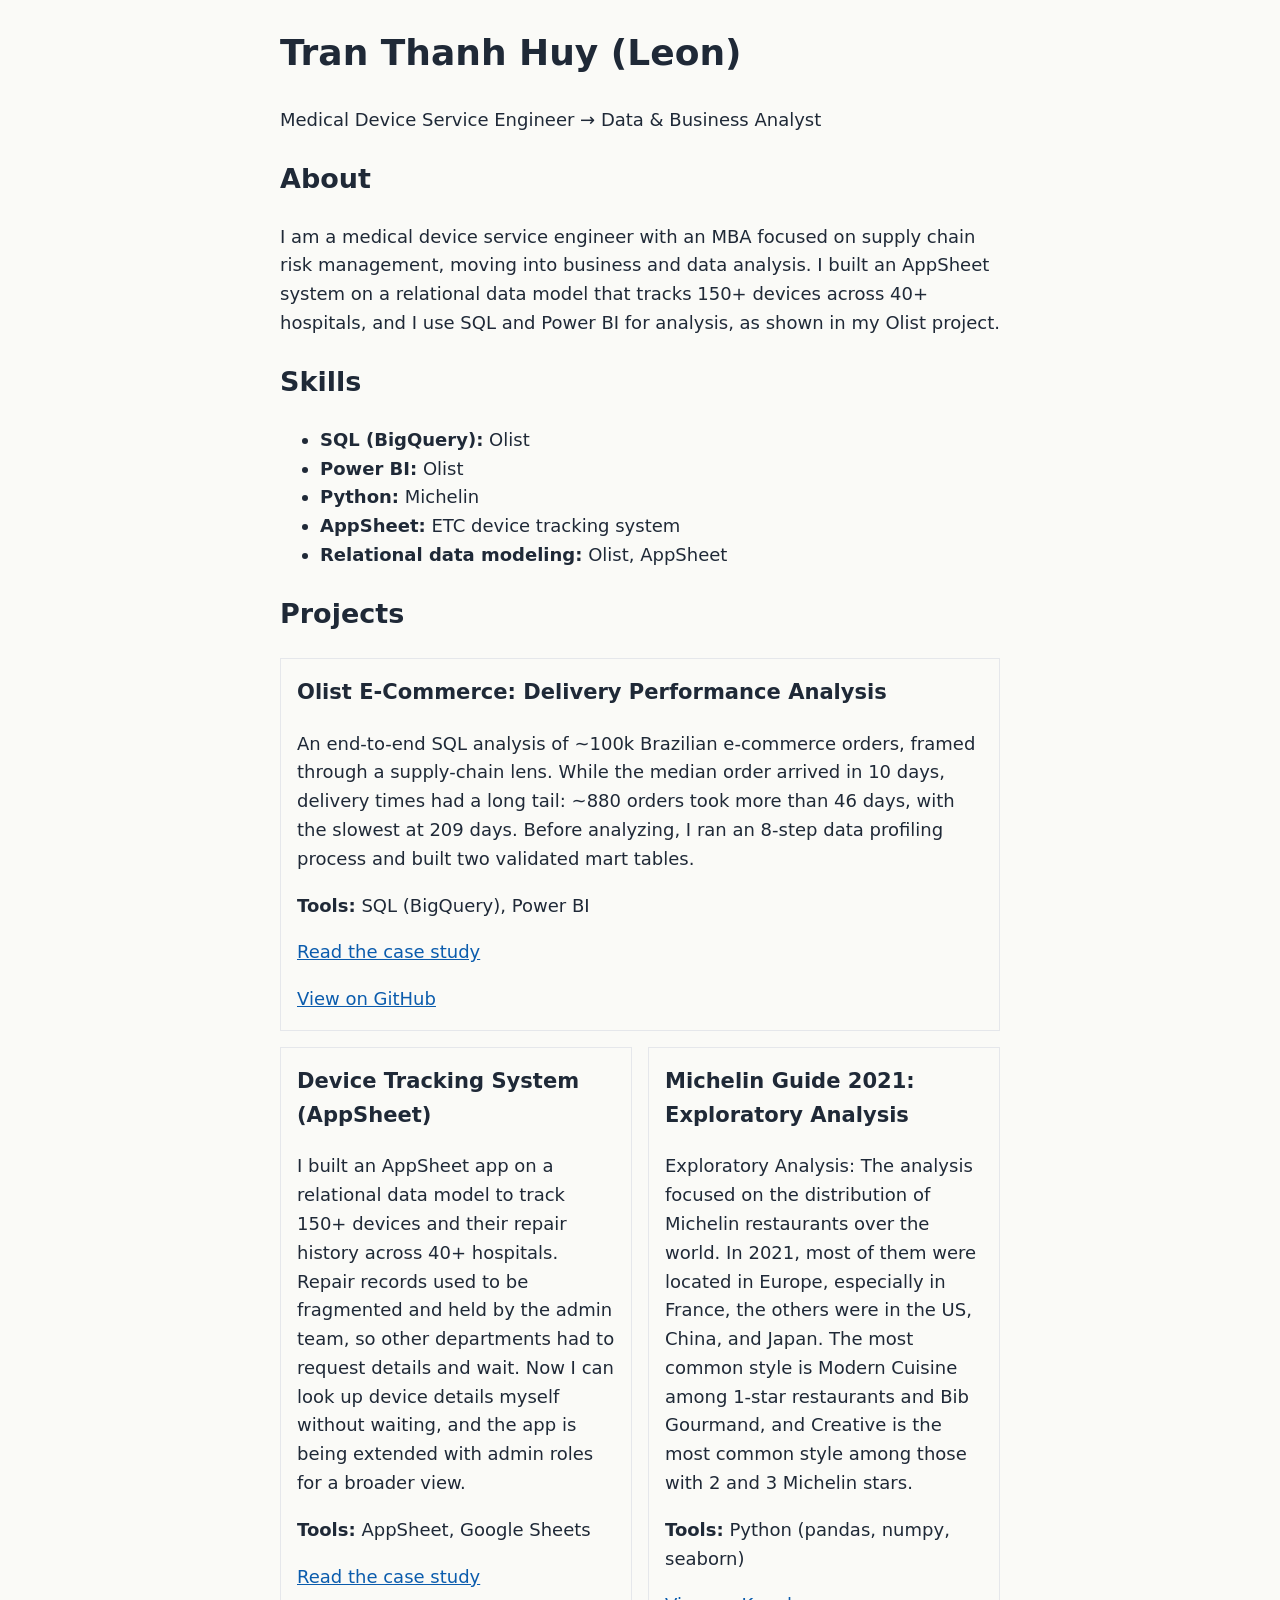
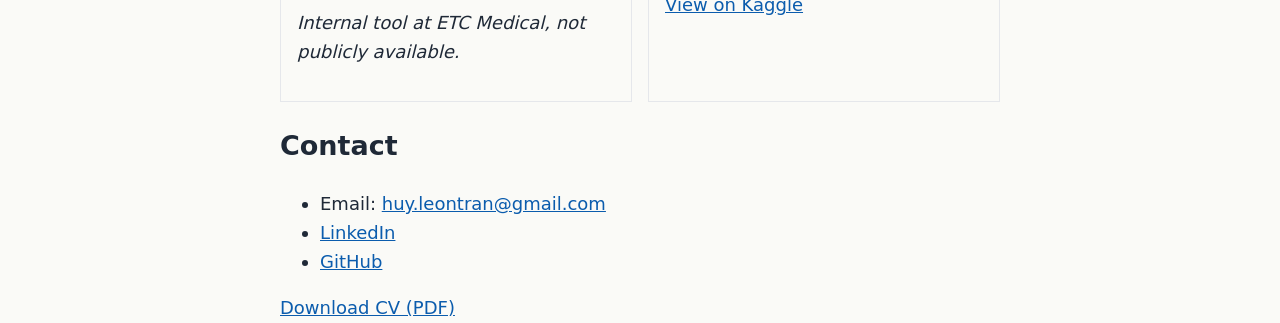
<file: index.html>
<!DOCTYPE html>
<html lang="en">
  <head>
    <meta charset="UTF-8">
    <meta name="viewport" content="width=device-width, initial-scale=1.0">
    <title>Leon | Business Analyst</title>
    <link rel="stylesheet" href="style.css">
    <meta name="viewport" content="width=device-width, initial-scale=1">
  </head>
  <body>
    <header>
      <h1>Tran Thanh Huy (Leon)</h1>
      <p class="tagline">Medical Device Service Engineer → Data &amp; Business Analyst</p>
    </header>
    
    <section id="about">
      <h2>About</h2>
      <p>I am a medical device service engineer with an MBA focused on supply chain risk management, moving 
        into business and data analysis. I built an AppSheet system on a relational data model that 
        tracks 150+ devices across 40+ hospitals, and I use SQL and Power BI for analysis, as shown in 
        my Olist project.</p>
      <!-- <p><a href="about.html">More about my background →</a></p> -->
    </section>

    <section id="skills">
      <h2>Skills</h2>
      <ul>
        <li><strong>SQL (BigQuery):</strong> Olist</li>
        <li><strong>Power BI:</strong> Olist</li>
        <li><strong>Python:</strong> Michelin</li>
        <li><strong>AppSheet:</strong> ETC device tracking system</li>
        <li><strong>Relational data modeling:</strong> Olist, AppSheet</li>
      </ul>
    </section>
    
    <section id="projects">
      <h2>Projects</h2>
      <div class = "project-list">
        <article class="featured">
          <h3>Olist E-Commerce: Delivery Performance Analysis</h3>
          <p>An end-to-end SQL analysis of ~100k Brazilian e-commerce orders, framed 
            through a supply-chain lens. While the median order arrived in 10 days, 
            delivery times had a long tail: ~880 orders took more than 46 days, 
            with the slowest at 209 days. Before analyzing, I ran an 8-step data 
            profiling process and built two validated mart tables.</p>
          <p><strong>Tools:</strong> SQL (BigQuery), Power BI</p>
          <p><a href="projects/olist.html">Read the case study</a></p>
          <a href="https://github.com/LeonTran29/Project_Olist">View on GitHub</a>
        </article>

        <article>
          <h3>Device Tracking System (AppSheet)</h3>
          <p>I built an AppSheet app on a relational data model 
            to track 150+ devices and their repair history across 40+ hospitals. 
            Repair records used to be fragmented and held by the admin team, 
            so other departments had to request details and wait. 
            Now I can look up device details myself without waiting, 
            and the app is being extended with admin roles for a broader view.</p>
          <p><strong>Tools:</strong> AppSheet, Google Sheets</p>
          <p><a href="projects/appsheet.html">Read the case study</a></p>
          <p><em>Internal tool at ETC Medical, not publicly available.</em></p>
        </article>

        <article>
          <h3>Michelin Guide 2021: Exploratory Analysis</h3>
          <p>Exploratory Analysis: The analysis focused on the distribution 
            of Michelin restaurants over the world. In 2021, most of them were 
            located in Europe, especially in France, the others were in the US, 
            China, and Japan. The most common style is Modern Cuisine among 1-star 
            restaurants and Bib Gourmand, and Creative is the most common style 
            among those with 2 and 3 Michelin stars.</p>
          <p><strong>Tools:</strong> Python (pandas, numpy, seaborn)</p>
          <!-- <p><a href="projects/michelin.html">Read the case study</a></p> -->
          <p><a href="https://www.kaggle.com/code/leon29/michelin-gr-2021-full-eda">View on Kaggle</a></p>
        </article>
      </div>
    </section>

    <footer>
      <section id="contacts">
        <h2>Contact</h2>
        <ul>
          <li>Email: <a href="mailto:huy.leontran@gmail.com">huy.leontran@gmail.com</a></li>
          <li><a href="https://www.linkedin.com/in/huytraan/">LinkedIn</a></li>
          <li><a href="https://github.com/LeonTran29">GitHub</a></li>
        </ul>
        <a href="assets/TranThanhHuy_Data-BusinessAnalyst_CV.pdf" download>Download CV (PDF)</a>
      </section>
    </footer>
  </body>
</html>
</file>
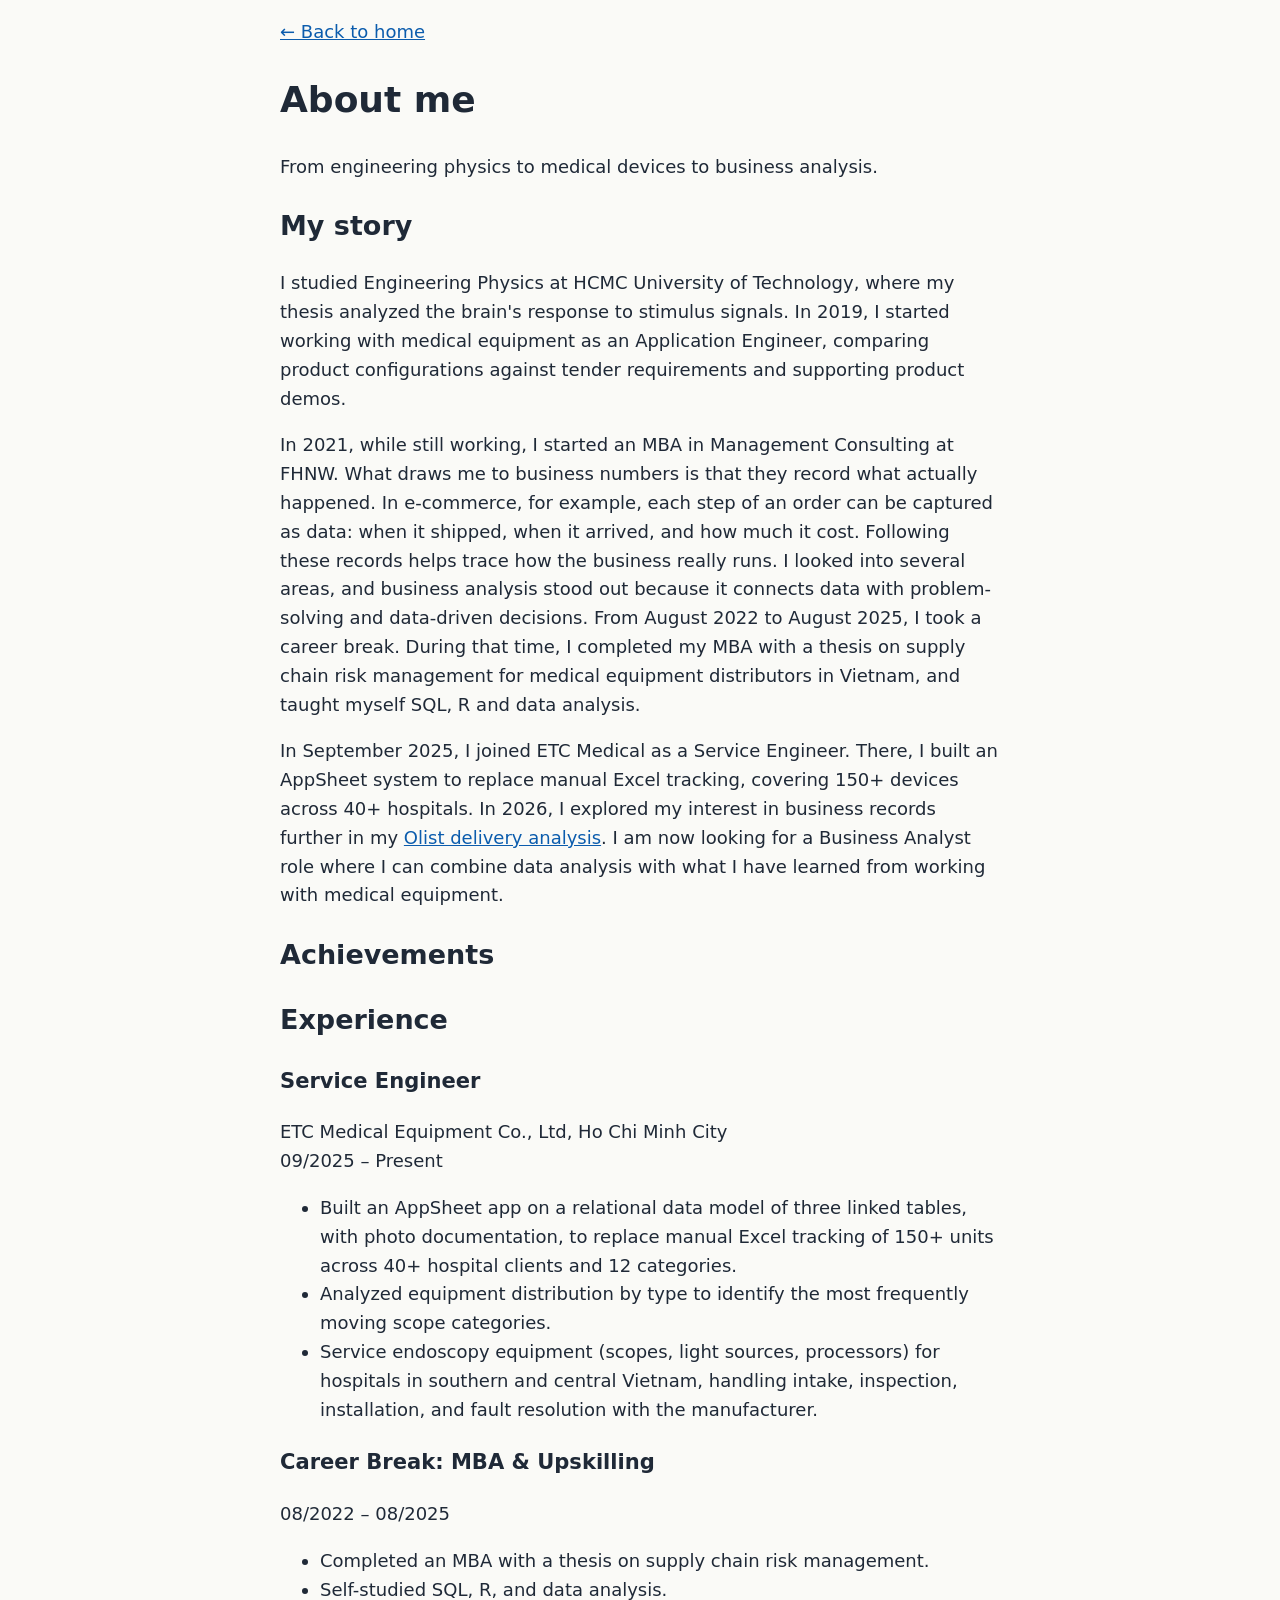
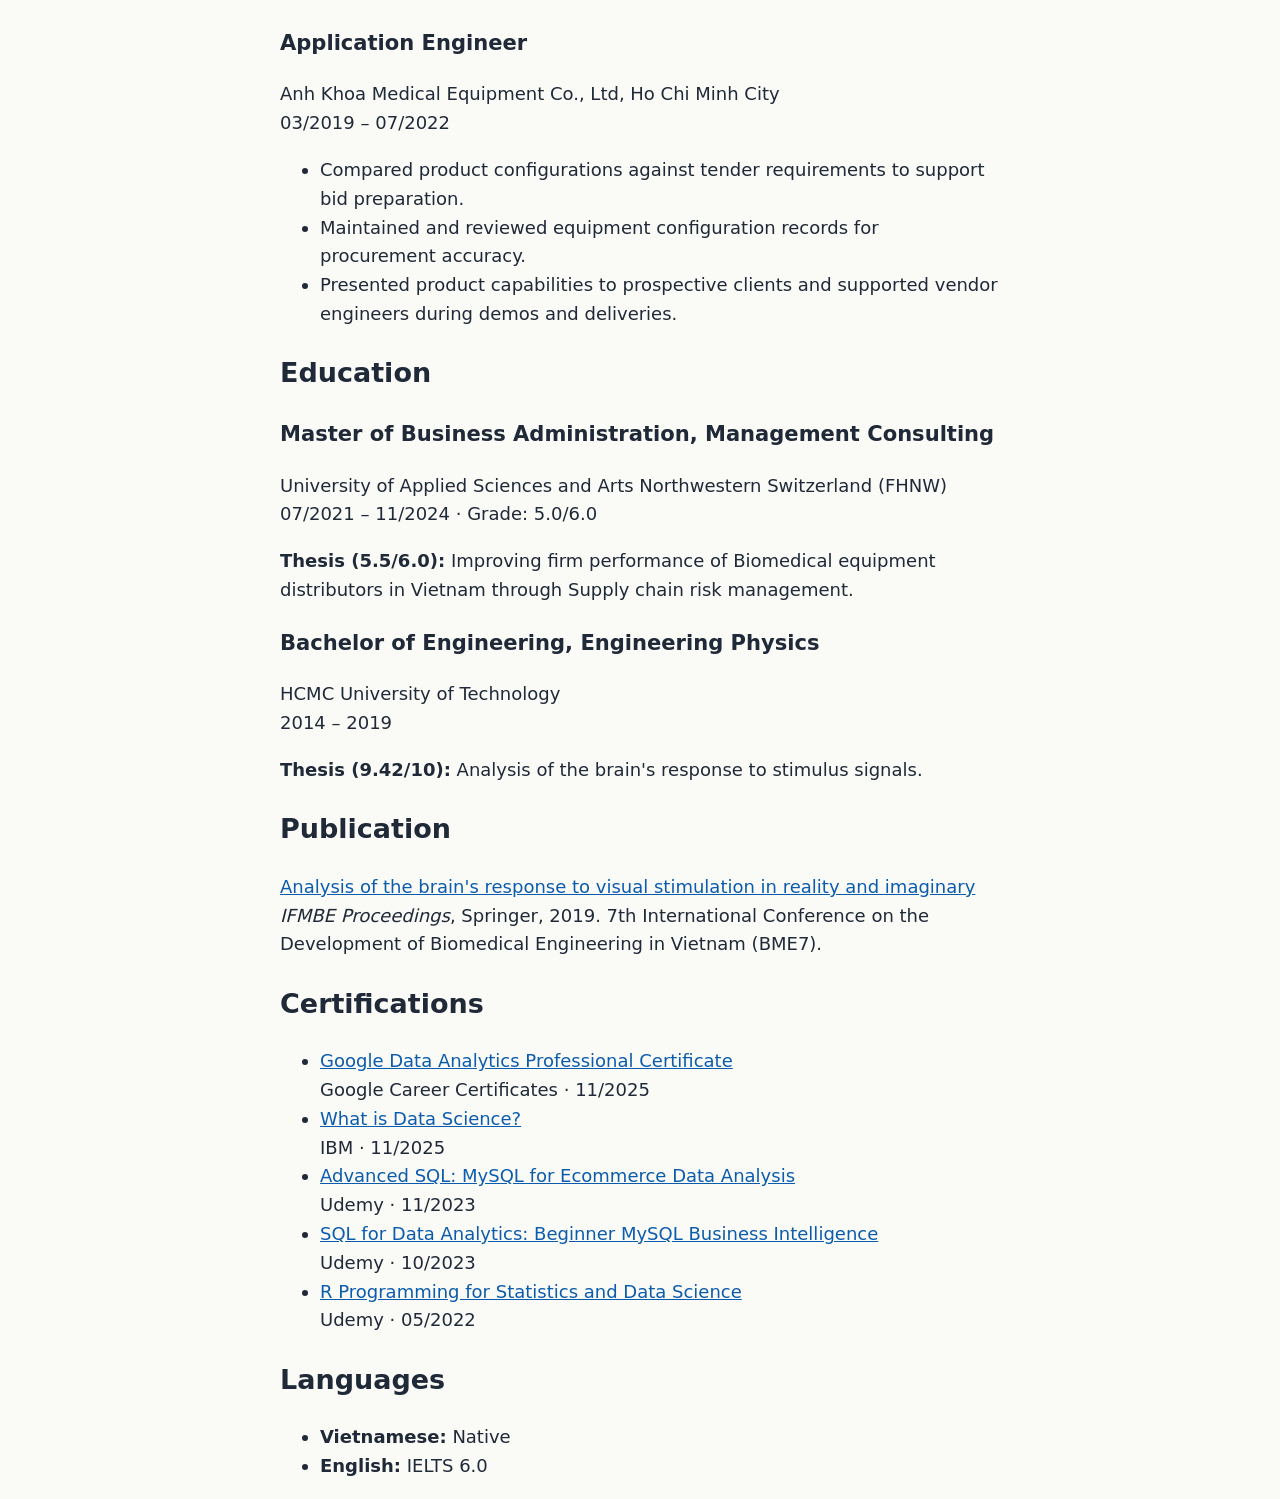
<file: about.html>
<!DOCTYPE html>
<html lang="en">
<head>
  <meta charset="UTF-8">
  <meta name="viewport" content="width=device-width, initial-scale=1.0">
  <title>About | Leon</title>
  <link rel="stylesheet" href="style.css">
</head>
<body>
  <p><a href="index.html">← Back to home</a></p>
  <h1>About me</h1>
  <p class="tagline">From engineering physics to medical devices to business analysis.</p>

  <h2>My story</h2>
  <!-- 3 đoạn: HCMUT & nghiên cứu → thiết bị y tế → MBA & career break → AppSheet ở ETC → BA -->
  <p>I studied Engineering Physics at HCMC University of Technology, where my thesis
    analyzed the brain's response to stimulus signals. In 2019, I started working with
    medical equipment as an Application Engineer, comparing product configurations
    against tender requirements and supporting product demos.</p>

  <p>In 2021, while still working, I started an MBA in Management Consulting at FHNW.
    What draws me to business numbers is that they record what actually happened.
    In e-commerce, for example, each step of an order can be captured as data: when
    it shipped, when it arrived, and how much it cost. Following these records helps
    trace how the business really runs. I looked into several areas, and business
    analysis stood out because it connects data with problem-solving and data-driven
    decisions. From August 2022 to August 2025, I took a career break. During that
    time, I completed my MBA with a thesis on supply chain risk management for medical
    equipment distributors in Vietnam, and taught myself SQL, R and data analysis.</p>

  <p>In September 2025, I joined ETC Medical as a Service Engineer. There, I built an
    AppSheet system to replace manual Excel tracking, covering 150+ devices across
    40+ hospitals. In 2026, I explored my interest in business records further in my
    <a href="projects/olist.html">Olist delivery analysis</a>. I am now looking for a
    Business Analyst role where I can combine data analysis with what I have learned
    from working with medical equipment.</p>

  <h2>Achievements</h2>
  <!-- Chỉ ghi cái đã xong, có link bằng chứng -->

    <h2>Experience</h2>
  <h3>Service Engineer</h3>
  <p>ETC Medical Equipment Co., Ltd, Ho Chi Minh City<br>
    09/2025 – Present</p>
  <ul>
    <li>Built an AppSheet app on a relational data model of three linked tables, with
      photo documentation, to replace manual Excel tracking of 150+ units across
      40+ hospital clients and 12 categories.</li>
    <li>Analyzed equipment distribution by type to identify the most frequently
      moving scope categories.</li>
    <li>Service endoscopy equipment (scopes, light sources, processors) for hospitals
      in southern and central Vietnam, handling intake, inspection, installation,
      and fault resolution with the manufacturer.</li>
  </ul>

  <h3>Career Break: MBA &amp; Upskilling</h3>
  <p>08/2022 – 08/2025</p>
  <ul>
    <li>Completed an MBA with a thesis on supply chain risk management.</li>
    <li>Self-studied SQL, R, and data analysis.</li>
  </ul>

  <h3>Application Engineer</h3>
  <p>Anh Khoa Medical Equipment Co., Ltd, Ho Chi Minh City<br>
    03/2019 – 07/2022</p>
  <ul>
    <li>Compared product configurations against tender requirements to support bid
      preparation.</li>
    <li>Maintained and reviewed equipment configuration records for procurement
      accuracy.</li>
    <li>Presented product capabilities to prospective clients and supported vendor
      engineers during demos and deliveries.</li>
  </ul>

  <h2>Education</h2>
  <h3>Master of Business Administration, Management Consulting</h3>
  <p>University of Applied Sciences and Arts Northwestern Switzerland (FHNW)<br>
    07/2021 – 11/2024 · Grade: 5.0/6.0</p>
  <p><strong>Thesis (5.5/6.0):</strong> Improving firm performance of Biomedical equipment
    distributors in Vietnam through Supply chain risk management.</p>

  <h3>Bachelor of Engineering, Engineering Physics</h3>
  <p>HCMC University of Technology<br>
    2014 – 2019</p>
  <p><strong>Thesis (9.42/10):</strong> Analysis of the brain's response to stimulus signals.</p>

  <h2>Publication</h2>
  <p><a href="https://doi.org/10.1007/978-981-13-5859-3_80">Analysis of the brain's response
    to visual stimulation in reality and imaginary</a><br>
    <em>IFMBE Proceedings</em>, Springer, 2019. 7th International Conference on the
    Development of Biomedical Engineering in Vietnam (BME7).</p>

  <h2>Certifications</h2>
  <ul>
    <li><a href="https://coursera.org/share/9fa533767abf784a0ec87f0542309049">Google Data Analytics Professional Certificate</a><br>
      Google Career Certificates · <time datetime="2025-11">11/2025</time></li>
    <li><a href="https://coursera.org/share/96ea8b2950dc63c073e0ed7d44aeac03">What is Data Science?</a><br>
      IBM · <time datetime="2025-11">11/2025</time></li>
    <li><a href="https://www.udemy.com/certificate/UC-21b2dd12-ff8f-495a-8fb6-a5b78000f0c0/">Advanced SQL: MySQL for Ecommerce Data Analysis</a><br>
      Udemy · <time datetime="2023-11">11/2023</time></li>
    <li><a href="https://www.udemy.com/certificate/UC-e073b39f-2827-4da1-98db-6881ca989c57/">SQL for Data Analytics: Beginner MySQL Business Intelligence</a><br>
      Udemy · <time datetime="2023-10">10/2023</time></li>
    <li><a href="https://www.udemy.com/certificate/UC-fb3c4d25-f24b-4b4d-816d-09bd40646e8c/">R Programming for Statistics and Data Science</a><br>
      Udemy · <time datetime="2022-05">05/2022</time></li>
  </ul>

  <h2>Languages</h2>
  <ul>
    <li><strong>Vietnamese:</strong> Native</li>
    <li><strong>English:</strong> IELTS 6.0</li>
  </ul>
  
</body>
</html>
</file>
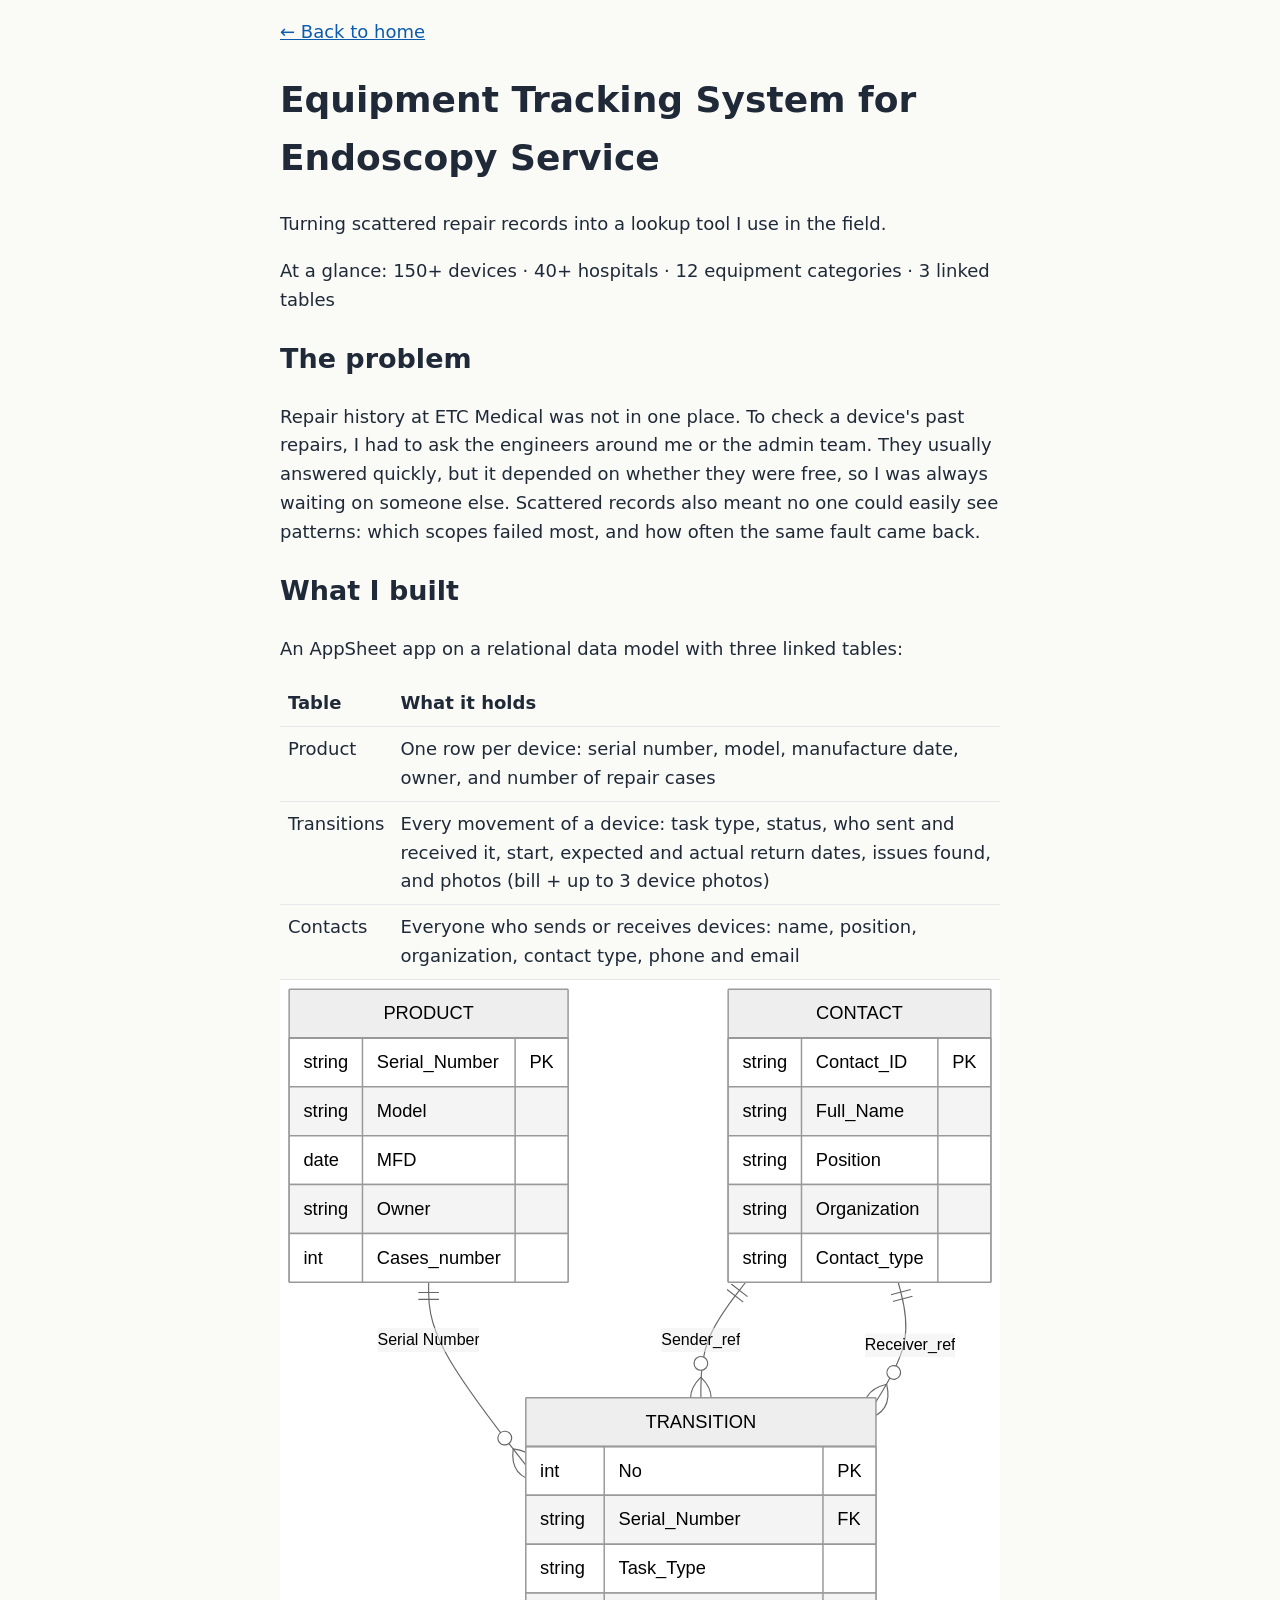
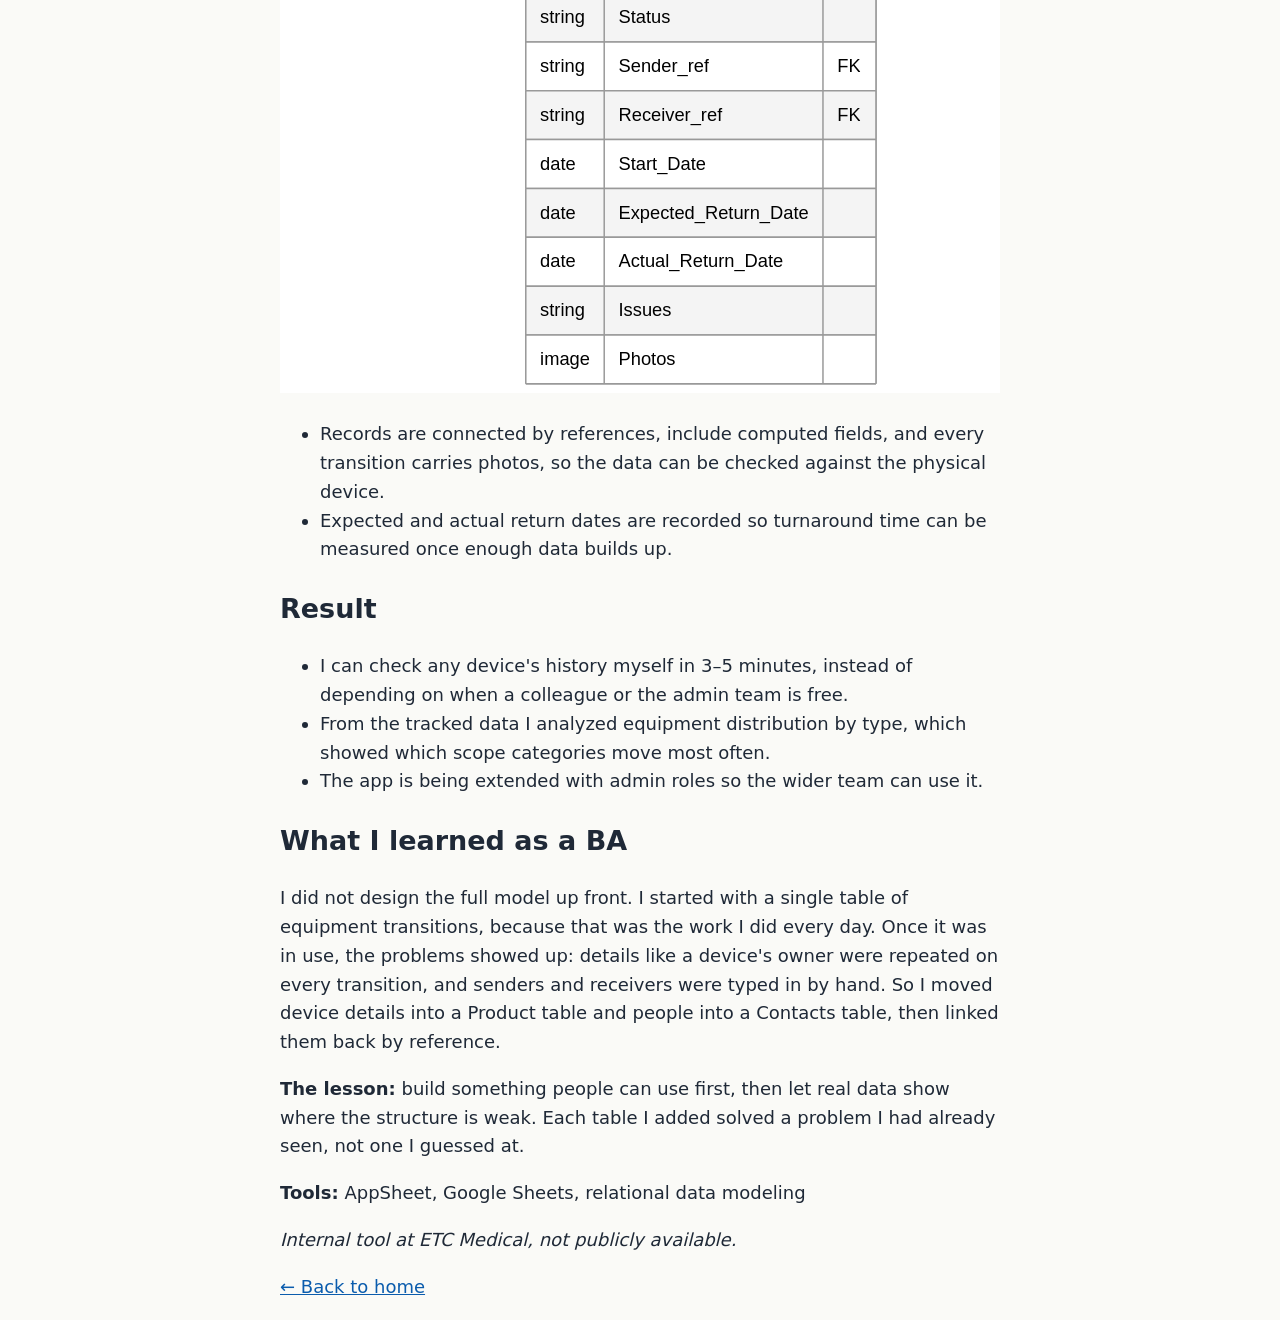
<file: projects/appsheet.html>
<!DOCTYPE html>
<html lang="en">
<head>
  <meta charset="UTF-8">
  <meta name="viewport" content="width=device-width, initial-scale=1.0">
  <title>Device Tracking System (AppSheet)</title>
  <link rel="stylesheet" href="../style.css">
</head>
<body>
  <p><a href="../index.html">← Back to home</a></p>
  <h1>Equipment Tracking System for Endoscopy Service</h1>
  <p class="tagline">Turning scattered repair records into a lookup tool I use in the field.</p>

  <p>At a glance: 150+ devices · 40+ hospitals · 12 equipment categories · 3 linked tables</p>

  <h2>The problem</h2>
  <p>Repair history at ETC Medical was not in one place. To check a device's past repairs,
    I had to ask the engineers around me or the admin team. They usually answered quickly,
    but it depended on whether they were free, so I was always waiting on someone else.
    Scattered records also meant no one could easily see patterns: which scopes failed
    most, and how often the same fault came back.</p>

  <h2>What I built</h2>
  <p>An AppSheet app on a relational data model with three linked tables:</p>
  <table>
    <thead>
      <tr>
        <th>Table</th>
        <th>What it holds</th>
      </tr>
    </thead>
    <tbody>
      <tr>
        <td>Product</td>
        <td>One row per device: serial number, model, manufacture date, owner, and number of repair cases</td>
      </tr>
      <tr>
        <td>Transitions</td>
        <td>Every movement of a device: task type, status, who sent and received it, start, expected and actual return dates, issues found, and photos (bill + up to 3 device photos)</td>
      </tr>
      <tr>
        <td>Contacts</td>
        <td>Everyone who sends or receives devices: name, position, organization, contact type, phone and email</td>
      </tr>
    </tbody>
  </table>
  <img src="../assets/data-model.svg" alt="Data model: Product and Contacts tables linked to Equipment Transitions">
  <ul>
    <li>Records are connected by references, include computed fields, and every transition
    carries photos, so the data can be checked against the physical device.</li>
    <li>Expected and actual return dates are recorded so turnaround time can be measured
    once enough data builds up.</li>
  </ul>

  <h2>Result</h2>
  <ul>
    <li>I can check any device's history myself in 3–5 minutes, instead of depending on
      when a colleague or the admin team is free.</li>
    <li>From the tracked data I analyzed equipment distribution by type, which showed
      which scope categories move most often.</li>
    <li>The app is being extended with admin roles so the wider team can use it.</li>
  </ul>

  <h2>What I learned as a BA</h2>
  <p>I did not design the full model up front. I started with a single table of equipment
    transitions, because that was the work I did every day. Once it was in use, the problems
    showed up: details like a device's owner were repeated on every transition, and senders
    and receivers were typed in by hand. So I moved device details into a Product table and
    people into a Contacts table, then linked them back by reference.</p>
  <p><strong>The lesson:</strong> build something people can use first, then let real data show where the
    structure is weak. Each table I added solved a problem I had already seen, not one I
    guessed at.</p>

  <p><strong>Tools:</strong> AppSheet, Google Sheets, relational data modeling</p>
  <p><em>Internal tool at ETC Medical, not publicly available.</em></p>
  <p><a href="../index.html">← Back to home</a></p>
</body>
</html>
</file>
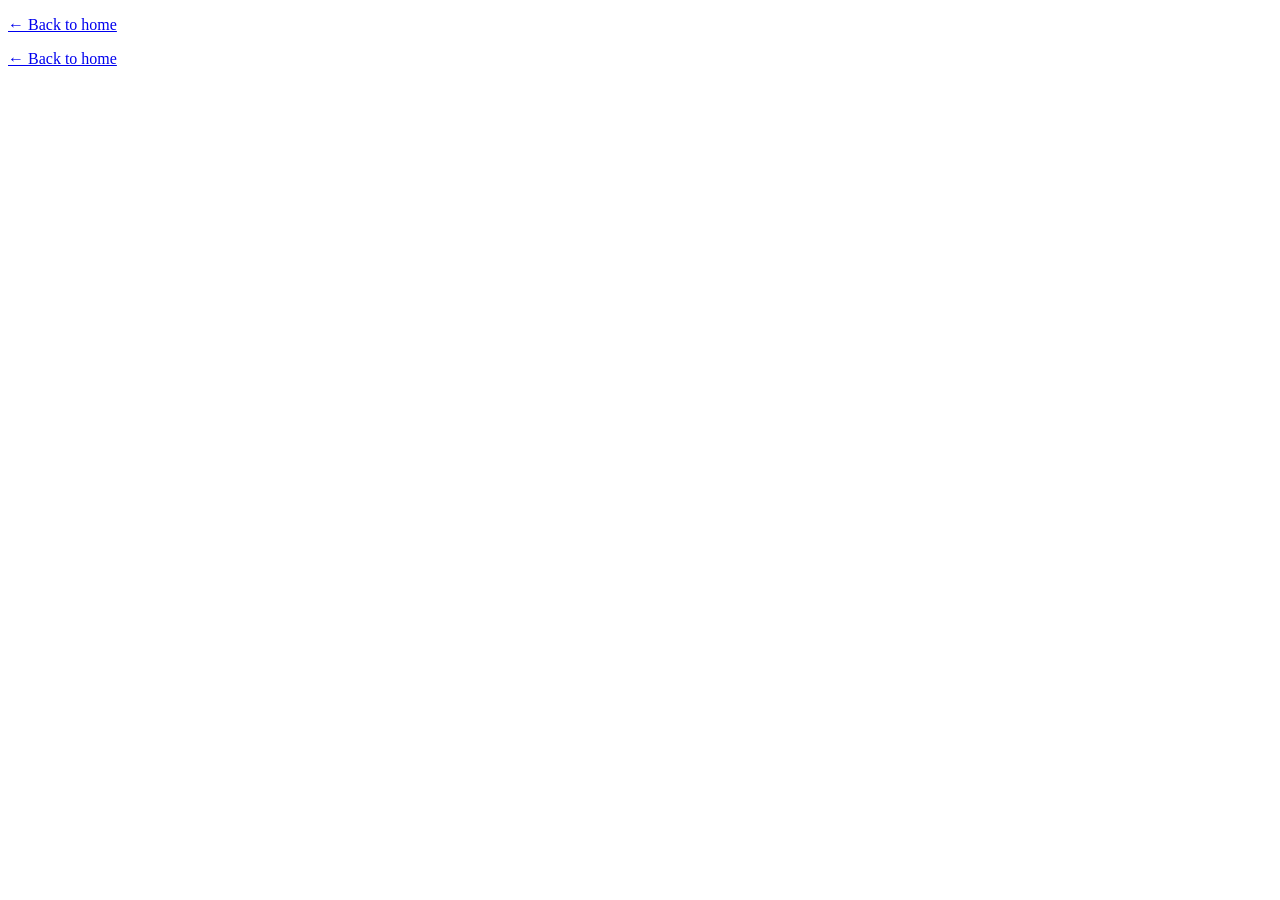
<file: projects/homecreditdefaultrisk.html>
<!DOCTYPE html>
<html lang="en">
<head>
    <meta charset="UTF-8">
    <meta name="viewport" content="width=device-width, initial-scale=1.0">
    <title>Home Credit Default Risk Project</title>
</head>
<body>
    <p><a href="../index.html">← Back to home</a></p>

    <p><a href="../index.html">← Back to home</a></p>
</body>
</html>
</file>
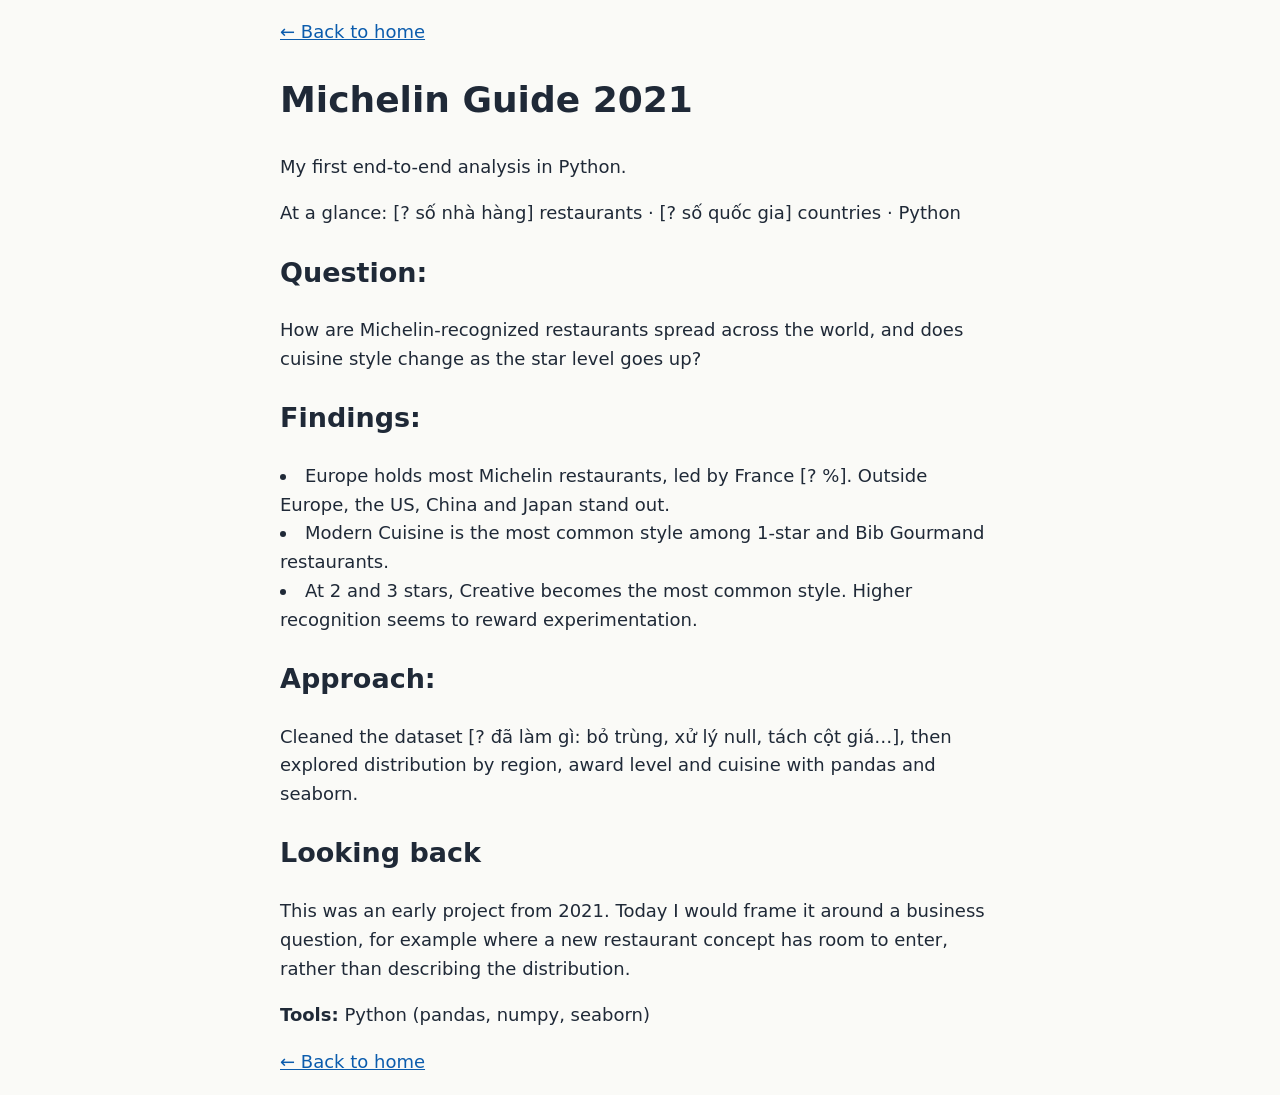
<file: projects/michelin.html>
<!DOCTYPE html>
<html lang="en">
<head>
    <meta charset="UTF-8">
    <meta name="viewport" content="width=device-width, initial-scale=1.0">
    <title>Michelin Guide 2021: Exploratory Analysis</title>
    <link rel="stylesheet" href="../style.css">
</head>
<body>
    <p><a href="../index.html">← Back to home</a></p>
    <h1>Michelin Guide 2021</h1>
    <p class="tagline">My first end-to-end analysis in Python.</p>

    <p>At a glance: [? số nhà hàng] restaurants · [? số quốc gia] countries · Python</p>

    <h2>Question:</h2>
    <p>How are Michelin-recognized restaurants spread across the world, and 
        does cuisine style change as the star level goes up?</p>
    
    <h2>Findings:</h2>
    <li>Europe holds most Michelin restaurants, led by France [? %]. Outside Europe, the US, China and Japan stand out.</li>
    <li>Modern Cuisine is the most common style among 1-star and Bib Gourmand restaurants.</li>
    <li>At 2 and 3 stars, Creative becomes the most common style. Higher recognition seems to reward experimentation.</li>

    <h2>Approach:</h2>
    <p>Cleaned the dataset [? đã làm gì: bỏ trùng, xử lý null, tách cột giá…], then 
        explored distribution by region, award level and cuisine with pandas and seaborn.</p>

    <h2>Looking back</h2>
    <p>This was an early project from 2021. Today I would frame it around a business question, for example 
        where a new restaurant concept has room to enter, rather than describing the distribution.</p>

    <p><strong>Tools:</strong> Python (pandas, numpy, seaborn)</p>
    <p><a href="../index.html">← Back to home</a></p>
</body>
</html>
</file>
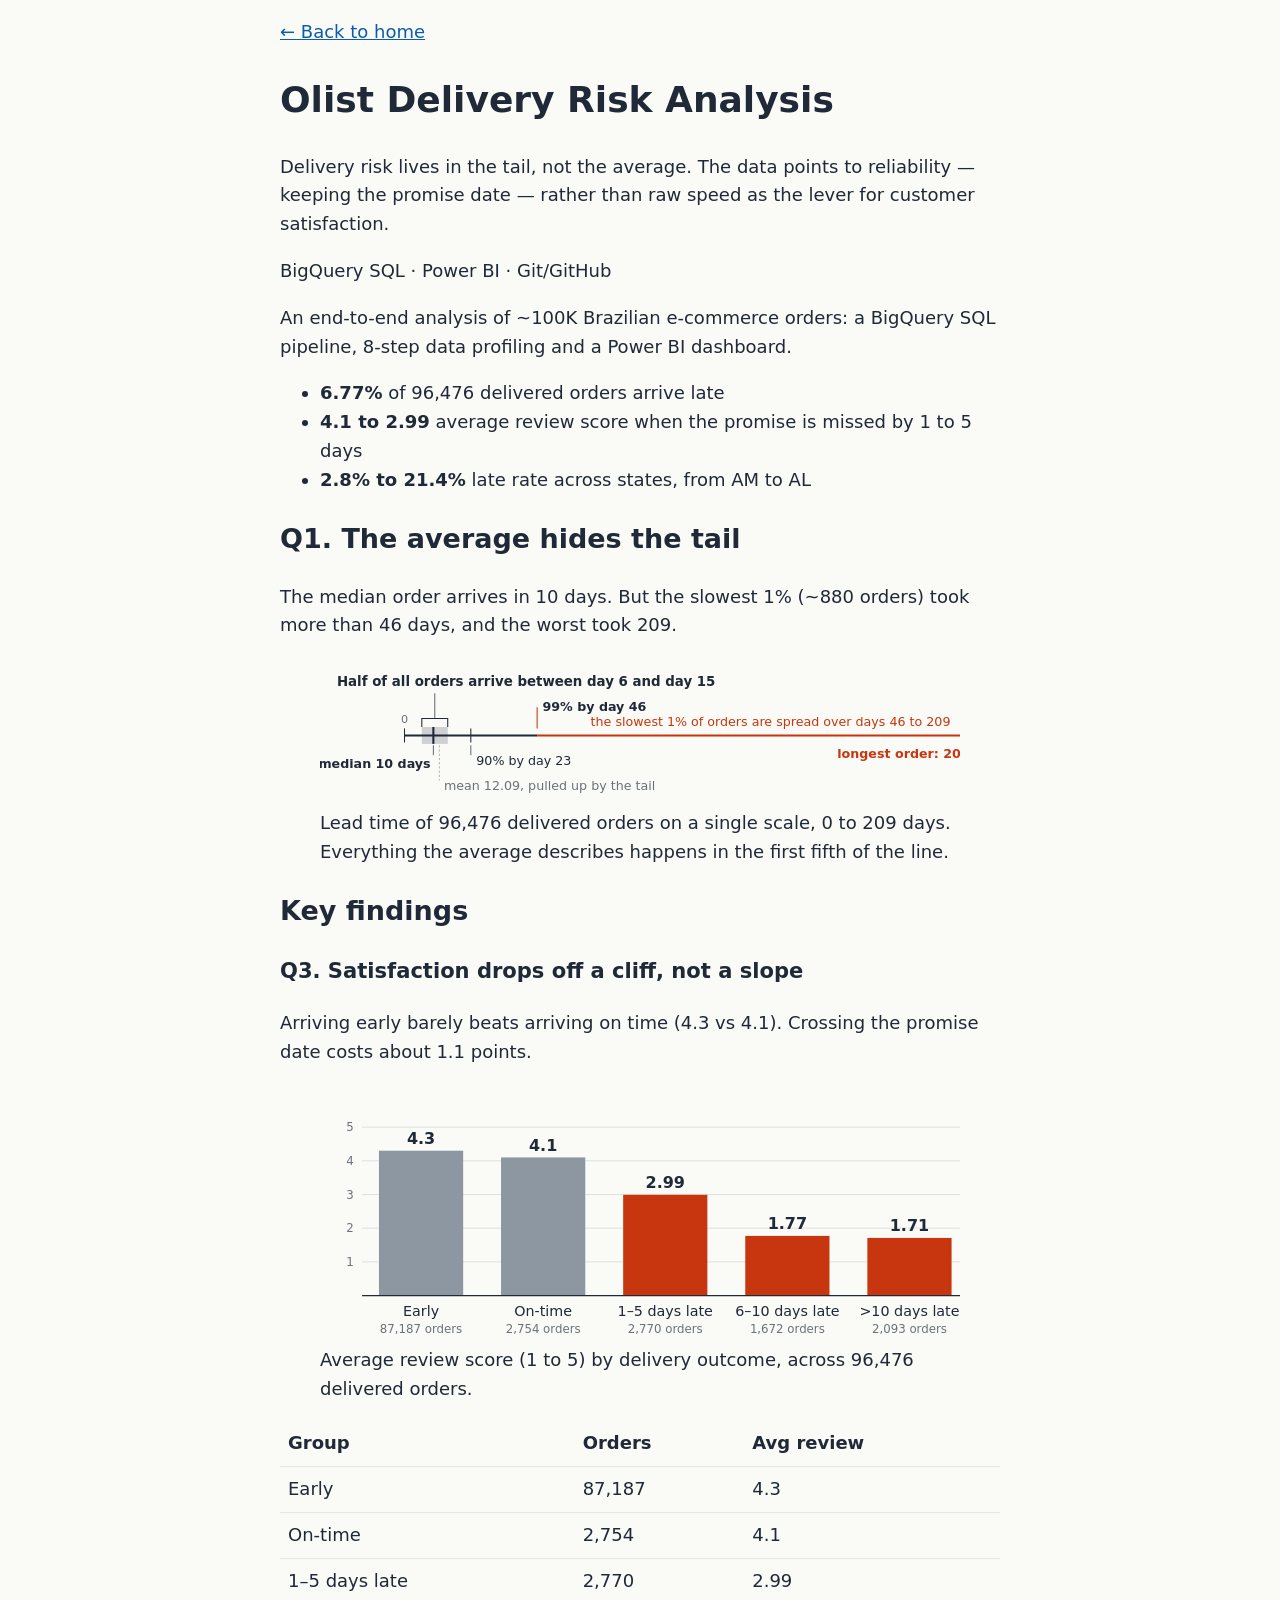
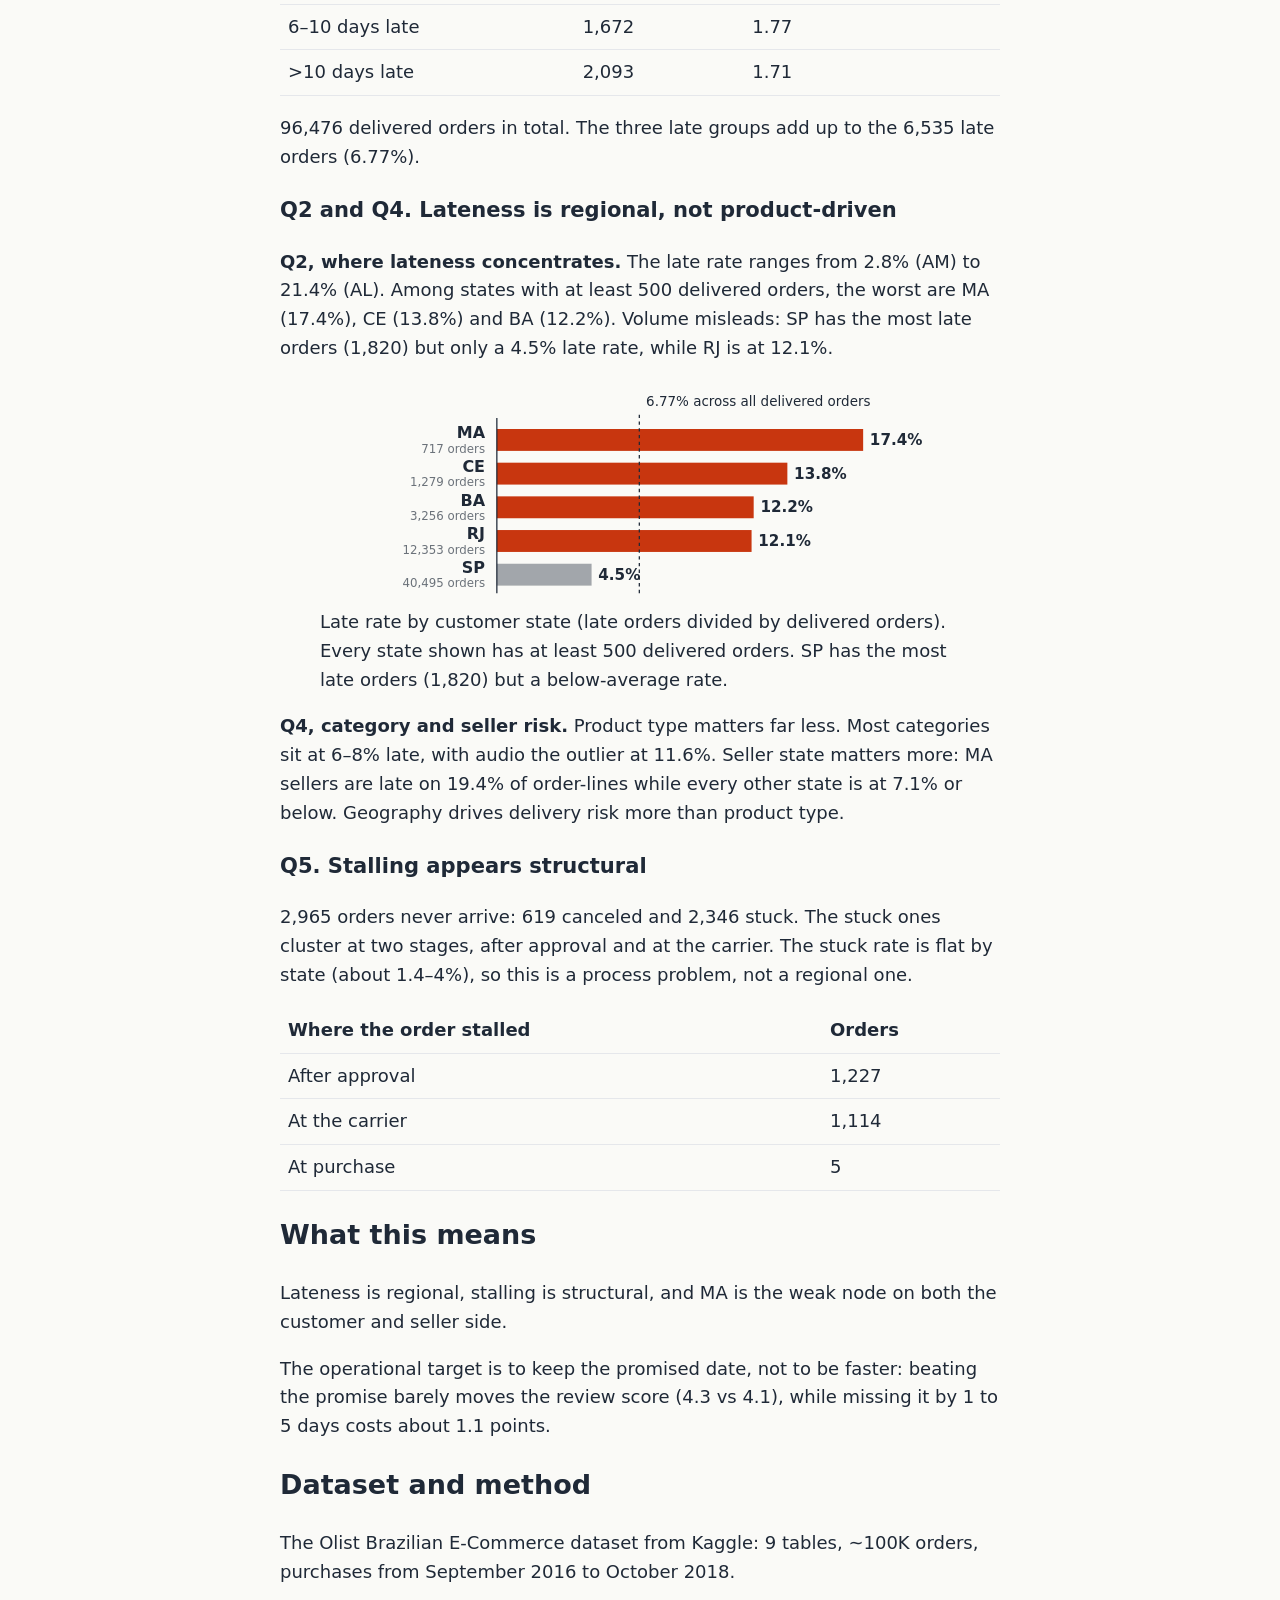
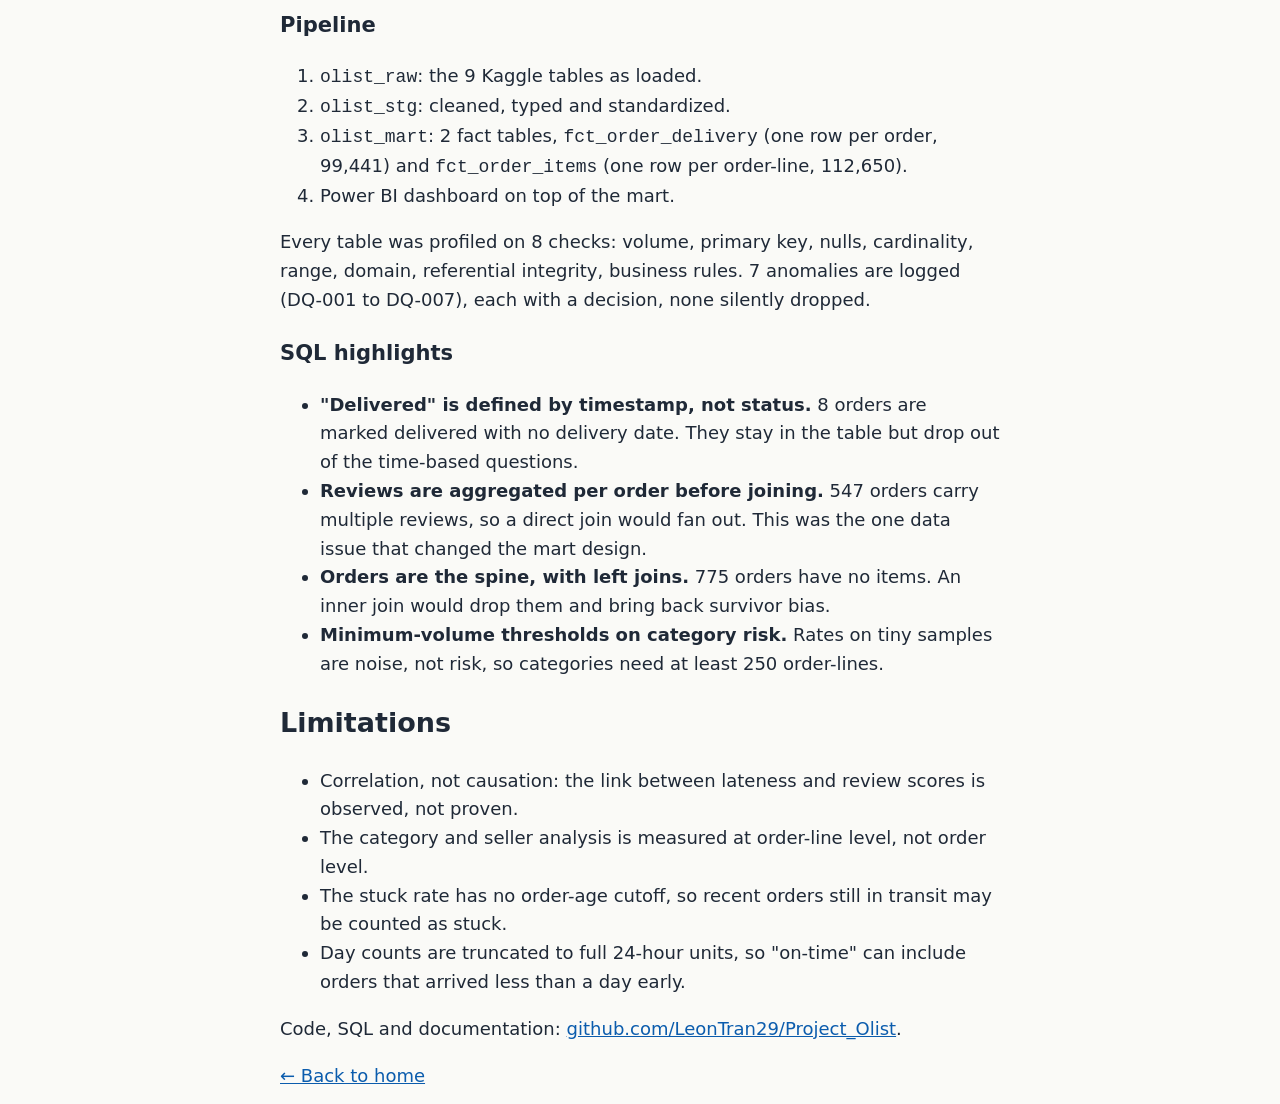
<file: projects/olist.html>
<!DOCTYPE html>
<html lang="en">
<head>
    <meta charset="UTF-8">
    <meta name="viewport" content="width=device-width, initial-scale=1.0">
    <title>Olist Case Study</title>
    <link rel="stylesheet" href="../style.css">
</head>
<body>
    <p><a href="../index.html">← Back to home</a></p>
    <h1>Olist Delivery Risk Analysis</h1>
    <p>Delivery risk lives in the tail, not the average. The data points to reliability — keeping the promise date — rather than raw speed as the lever for customer satisfaction.</p>
    <p>BigQuery SQL · Power BI · Git/GitHub</p>
    <p>An end-to-end analysis of ~100K Brazilian e-commerce orders: a BigQuery SQL pipeline, 8-step data profiling and a Power BI dashboard.</p>
    <ul>
        <li><strong>6.77%</strong> of 96,476 delivered orders arrive late</li>
        <li><strong>4.1 to 2.99</strong> average review score when the promise is missed by 1 to 5 days</li>
        <li><strong>2.8% to 21.4%</strong> late rate across states, from AM to AL</li>
    </ul>

    <h2>Q1. The average hides the tail</h2>
    <p>The median order arrives in 10 days. But the slowest 1% (~880 orders) took more than 46 days, and the worst took 209.</p>

    <figure>
        <div style="overflow-x: auto;">
            <svg viewBox="0 0 1000 214" role="img" aria-labelledby="ruler-title" fill="none" style="display: block; min-width: 44rem; width: 100%; height: auto;">
                <title id="ruler-title">Lead time of 96,476 delivered orders on one scale from 0 to 209 days: half of orders arrive between day 6 and day 15, 99% by day 46, and the slowest takes 209 days</title>
                <!-- scale: x = 120 + days * 4.096 -->
                <text x="24" y="40" font-size="19" font-weight="700" fill="currentColor">Half of all orders arrive between day 6 and day 15</text>
                <path d="M144.6 98 V86 H181.4 V98" stroke="currentColor" stroke-width="1.5"/>
                <path d="M163 86 V50" stroke="currentColor" stroke-width="1"/>
                <rect x="144.6" y="98" width="36.8" height="24" fill="currentColor" fill-opacity="0.2"/>
                <path d="M120 110 H308.4" stroke="currentColor" stroke-width="3"/>
                <path d="M308.4 110 H976" stroke="#c8360f" stroke-width="3"/>
                <path d="M120 100 V120" stroke="currentColor" stroke-width="1.5"/>
                <path d="M976 100 V120" stroke="#c8360f" stroke-width="2"/>
                <text x="120" y="92" font-size="16" text-anchor="middle" fill="currentColor" fill-opacity="0.65">0</text>
                <path d="M161 98 V122" stroke="currentColor" stroke-width="3"/>
                <path d="M161 124 V138" stroke="currentColor" stroke-width="1"/>
                <text x="157" y="156" font-size="18" text-anchor="end" font-weight="600" fill="currentColor">median 10 days</text>
                <path d="M169.5 124 V174" stroke="currentColor" stroke-opacity="0.5" stroke-width="1" stroke-dasharray="3 3"/>
                <text x="176" y="188" font-size="18" fill="currentColor" fill-opacity="0.65">mean 12.09, pulled up by the tail</text>
                <path d="M214.2 100 V120" stroke="currentColor" stroke-width="1.5"/>
                <path d="M214.2 124 V138" stroke="currentColor" stroke-width="1"/>
                <text x="222" y="152" font-size="18" fill="currentColor">90% by day 23</text>
                <path d="M308.4 100 V70" stroke="#c8360f" stroke-width="1.5"/>
                <text x="316" y="76" font-size="18" font-weight="600" fill="currentColor">99% by day 46</text>
                <text x="640" y="96" font-size="18" text-anchor="middle" fill="#c8360f">the slowest 1% of orders are spread over days 46 to 209</text>
                <text x="976" y="142" font-size="18" text-anchor="end" font-weight="600" fill="#c8360f">longest order: 209 days</text>
            </svg>
        </div>
        <figcaption>Lead time of 96,476 delivered orders on a single scale, 0 to 209 days. Everything the average describes happens in the first fifth of the line.</figcaption>
    </figure>

    <h2>Key findings</h2>
    <h3>Q3. Satisfaction drops off a cliff, not a slope</h3>
    <p>Arriving early barely beats arriving on time (4.3 vs 4.1). Crossing the promise date costs about 1.1 points.</p>
    <figure>
        <div style="overflow-x: auto;">
            <svg viewBox="0 0 760 310" role="img" aria-labelledby="cliff-title" fill="none" style="display: block; min-width: 36rem; width: 100%; height: auto;">
                <title id="cliff-title">Average review score by delivery outcome: early 4.3, on-time 4.1, 1 to 5 days late 2.99, 6 to 10 days late 1.77, more than 10 days late 1.71</title>
                <path d="M50 210 H760" stroke="currentColor" stroke-opacity="0.15" stroke-width="1"/>
                <text x="40" y="215" font-size="14" text-anchor="end" fill="currentColor" fill-opacity="0.65">1</text>
                <path d="M50 170 H760" stroke="currentColor" stroke-opacity="0.15" stroke-width="1"/>
                <text x="40" y="175" font-size="14" text-anchor="end" fill="currentColor" fill-opacity="0.65">2</text>
                <path d="M50 130 H760" stroke="currentColor" stroke-opacity="0.15" stroke-width="1"/>
                <text x="40" y="135" font-size="14" text-anchor="end" fill="currentColor" fill-opacity="0.65">3</text>
                <path d="M50 90 H760" stroke="currentColor" stroke-opacity="0.15" stroke-width="1"/>
                <text x="40" y="95" font-size="14" text-anchor="end" fill="currentColor" fill-opacity="0.65">4</text>
                <path d="M50 50 H760" stroke="currentColor" stroke-opacity="0.15" stroke-width="1"/>
                <text x="40" y="55" font-size="14" text-anchor="end" fill="currentColor" fill-opacity="0.65">5</text>
                <rect x="70" y="78" width="100" height="172" fill="#8d97a1"/>
                <text x="120" y="70" font-size="19" font-weight="700" text-anchor="middle" fill="currentColor">4.3</text>
                <text x="120" y="274" font-size="17" text-anchor="middle" fill="currentColor">Early</text>
                <text x="120" y="294" font-size="14" text-anchor="middle" fill="currentColor" fill-opacity="0.65">87,187 orders</text>
                <rect x="215" y="86" width="100" height="164" fill="#8d97a1"/>
                <text x="265" y="78" font-size="19" font-weight="700" text-anchor="middle" fill="currentColor">4.1</text>
                <text x="265" y="274" font-size="17" text-anchor="middle" fill="currentColor">On-time</text>
                <text x="265" y="294" font-size="14" text-anchor="middle" fill="currentColor" fill-opacity="0.65">2,754 orders</text>
                <rect x="360" y="130.4" width="100" height="119.6" fill="#c8360f"/>
                <text x="410" y="122.4" font-size="19" font-weight="700" text-anchor="middle" fill="currentColor">2.99</text>
                <text x="410" y="274" font-size="17" text-anchor="middle" fill="currentColor">1–5 days late</text>
                <text x="410" y="294" font-size="14" text-anchor="middle" fill="currentColor" fill-opacity="0.65">2,770 orders</text>
                <rect x="505" y="179.2" width="100" height="70.8" fill="#c8360f"/>
                <text x="555" y="171.2" font-size="19" font-weight="700" text-anchor="middle" fill="currentColor">1.77</text>
                <text x="555" y="274" font-size="17" text-anchor="middle" fill="currentColor">6–10 days late</text>
                <text x="555" y="294" font-size="14" text-anchor="middle" fill="currentColor" fill-opacity="0.65">1,672 orders</text>
                <rect x="650" y="181.6" width="100" height="68.4" fill="#c8360f"/>
                <text x="700" y="173.6" font-size="19" font-weight="700" text-anchor="middle" fill="currentColor">1.71</text>
                <text x="700" y="274" font-size="17" text-anchor="middle" fill="currentColor">&gt;10 days late</text>
                <text x="700" y="294" font-size="14" text-anchor="middle" fill="currentColor" fill-opacity="0.65">2,093 orders</text>
                <path d="M50 250 H760" stroke="currentColor" stroke-width="1.5"/>
            </svg>
        </div>
        <figcaption>Average review score (1 to 5) by delivery outcome, across 96,476 delivered orders.</figcaption>
    </figure>
    <table>
        <thead>
            <tr>
                <th>Group</th>
                <th>Orders</th>
                <th>Avg review</th>
            </tr>
        </thead>
        <tbody>
            <tr>
                <td>Early</td>
                <td>87,187</td>
                <td>4.3</td>
            </tr>
            <tr>
                <td>On-time</td>
                <td>2,754</td>
                <td>4.1</td>
            </tr>
            <tr>
                <td>1–5 days late</td>
                <td>2,770</td>
                <td>2.99</td>
            </tr>
            <tr>
                <td>6–10 days late</td>
                <td>1,672</td>
                <td>1.77</td>
            </tr>
            <tr>
                <td>&gt;10 days late</td>
                <td>2,093</td>
                <td>1.71</td>
            </tr>
        </tbody>
    </table>
    <p>96,476 delivered orders in total. The three late groups add up to the 6,535 late orders (6.77%).</p>

    <h3>Q2 and Q4. Lateness is regional, not product-driven</h3>
    <p><strong>Q2, where lateness concentrates.</strong> The late rate ranges from 2.8% (AM) to 21.4% (AL). Among states with at least 500 delivered orders, the worst are MA (17.4%), CE (13.8%) and BA (12.2%). Volume misleads: SP has the most late orders (1,820) but only a 4.5% late rate, while RJ is at 12.1%.</p>
    <figure>
        <div style="overflow-x: auto;">
            <svg viewBox="0 0 760 270" role="img" aria-labelledby="late-title" fill="none" style="display: block; min-width: 36rem; width: 100%; height: auto;">
                <title id="late-title">Late rate by customer state: MA 17.4%, CE 13.8%, BA 12.2%, RJ 12.1%, SP 4.5%, against 6.77% across all delivered orders</title>
                <text x="196" y="68" font-size="19" font-weight="700" text-anchor="end" fill="currentColor">MA</text>
                <text x="196" y="85" font-size="14" text-anchor="end" fill="currentColor" fill-opacity="0.65">717 orders</text>
                <rect x="210" y="57" width="435" height="26" fill="#c8360f"/>
                <text x="653" y="76" font-size="18" font-weight="600" fill="currentColor">17.4%</text>
                <text x="196" y="108" font-size="19" font-weight="700" text-anchor="end" fill="currentColor">CE</text>
                <text x="196" y="125" font-size="14" text-anchor="end" fill="currentColor" fill-opacity="0.65">1,279 orders</text>
                <rect x="210" y="97" width="345" height="26" fill="#c8360f"/>
                <text x="563" y="116" font-size="18" font-weight="600" fill="currentColor">13.8%</text>
                <text x="196" y="148" font-size="19" font-weight="700" text-anchor="end" fill="currentColor">BA</text>
                <text x="196" y="165" font-size="14" text-anchor="end" fill="currentColor" fill-opacity="0.65">3,256 orders</text>
                <rect x="210" y="137" width="305" height="26" fill="#c8360f"/>
                <text x="523" y="156" font-size="18" font-weight="600" fill="currentColor">12.2%</text>
                <text x="196" y="188" font-size="19" font-weight="700" text-anchor="end" fill="currentColor">RJ</text>
                <text x="196" y="205" font-size="14" text-anchor="end" fill="currentColor" fill-opacity="0.65">12,353 orders</text>
                <rect x="210" y="177" width="302.5" height="26" fill="#c8360f"/>
                <text x="520.5" y="196" font-size="18" font-weight="600" fill="currentColor">12.1%</text>
                <text x="196" y="228" font-size="19" font-weight="700" text-anchor="end" fill="currentColor">SP</text>
                <text x="196" y="245" font-size="14" text-anchor="end" fill="currentColor" fill-opacity="0.65">40,495 orders</text>
                <rect x="210" y="217" width="112.5" height="26" fill="currentColor" fill-opacity="0.4"/>
                <text x="330.5" y="236" font-size="18" font-weight="600" fill="currentColor">4.5%</text>
                <path d="M210 44 V252" stroke="currentColor" stroke-width="1.5"/>
                <path d="M379.2 40 V252" stroke="currentColor" stroke-width="1.5" stroke-dasharray="4 4"/>
                <text x="387.2" y="30" font-size="16" fill="currentColor">6.77% across all delivered orders</text>
            </svg>
        </div>
        <figcaption>Late rate by customer state (late orders divided by delivered orders). Every state shown has at least 500 delivered orders. SP has the most late orders (1,820) but a below-average rate.</figcaption>
    </figure>
    <p><strong>Q4, category and seller risk.</strong> Product type matters far less. Most categories sit at 6–8% late, with audio the outlier at 11.6%. Seller state matters more: MA sellers are late on 19.4% of order-lines while every other state is at 7.1% or below. Geography drives delivery risk more than product type.</p>

    <h3>Q5. Stalling appears structural</h3>
    <p>2,965 orders never arrive: 619 canceled and 2,346 stuck. The stuck ones cluster at two stages, after approval and at the carrier. The stuck rate is flat by state (about 1.4–4%), so this is a process problem, not a regional one.</p>
    <table>
        <thead>
            <tr>
                <th>Where the order stalled</th>
                <th>Orders</th>
            </tr>
        </thead>
        <tbody>
            <tr>
                <td>After approval</td>
                <td>1,227</td>
            </tr>
            <tr>
                <td>At the carrier</td>
                <td>1,114</td>
            </tr>
            <tr>
                <td>At purchase</td>
                <td>5</td>
            </tr>
        </tbody>
    </table>

    <h2>What this means</h2>
    <p>Lateness is regional, stalling is structural, and MA is the weak node on both the customer and seller side.</p>
    <p>The operational target is to keep the promised date, not to be faster: beating the promise barely moves the review score (4.3 vs 4.1), while missing it by 1 to 5 days costs about 1.1 points.</p>

    <h2>Dataset and method</h2>
    <p>The Olist Brazilian E-Commerce dataset from Kaggle: 9 tables, ~100K orders, purchases from September 2016 to October 2018.</p>
    <h3>Pipeline</h3>
    <ol>
        <li><code>olist_raw</code>: the 9 Kaggle tables as loaded.</li>
        <li><code>olist_stg</code>: cleaned, typed and standardized.</li>
        <li><code>olist_mart</code>: 2 fact tables, <code>fct_order_delivery</code> (one row per order, 99,441) and <code>fct_order_items</code> (one row per order-line, 112,650).</li>
        <li>Power BI dashboard on top of the mart.</li>
    </ol>
    <p>Every table was profiled on 8 checks: volume, primary key, nulls, cardinality, range, domain, referential integrity, business rules. 7 anomalies are logged (DQ-001 to DQ-007), each with a decision, none silently dropped.</p>

    <h3>SQL highlights</h3>
    <ul>
        <li><strong>"Delivered" is defined by timestamp, not status.</strong> 8 orders are marked delivered with no delivery date. They stay in the table but drop out of the time-based questions.</li>
        <li><strong>Reviews are aggregated per order before joining.</strong> 547 orders carry multiple reviews, so a direct join would fan out. This was the one data issue that changed the mart design.</li>
        <li><strong>Orders are the spine, with left joins.</strong> 775 orders have no items. An inner join would drop them and bring back survivor bias.</li>
        <li><strong>Minimum-volume thresholds on category risk.</strong> Rates on tiny samples are noise, not risk, so categories need at least 250 order-lines.</li>
    </ul>

    <h2>Limitations</h2>
    <ul>
        <li>Correlation, not causation: the link between lateness and review scores is observed, not proven.</li>
        <li>The category and seller analysis is measured at order-line level, not order level.</li>
        <li>The stuck rate has no order-age cutoff, so recent orders still in transit may be counted as stuck.</li>
        <li>Day counts are truncated to full 24-hour units, so "on-time" can include orders that arrived less than a day early.</li>
    </ul>
    <p>Code, SQL and documentation: <a href="https://github.com/LeonTran29/Project_Olist">github.com/LeonTran29/Project_Olist</a>.</p>
    <p><a href="../index.html">← Back to home</a></p>
</body>
</html>
</file>
<file: style.css>
body {
  font-family: system-ui, -apple-system, "Segoe UI", Roboto, sans-serif;
  font-size: 1.125rem;
  line-height: 1.6;
  
  color: #1f2937;
  background-color: #fafaf7;
  
  max-width: 720px;
  margin: 0 auto;

  padding: 0 16px;
}

h1 {
  font-size: 2.25rem;
}

a {
  color: #0b5cad;
}

article {
  border: 1px solid #e5e7eb;
  padding: 16px;
  margin-bottom: 24px;
}

article h3 {
  margin-top: 0;
}

.project-list {
  display: grid;
  grid-template-columns: 1fr 1fr;
  gap: 16px;
}

.project-list article {
  margin-bottom: 0;
}

.project-list .featured {
  grid-column: span 2;
}

@media (max-width: 600px) {
  .project-list {
    grid-template-columns: 1fr;
  }

  .project-list .featured {
    grid-column: auto;
  }
}

@media (prefers-color-scheme: dark) {
  body {
    color: #e5e7eb;
    background-color: #111827;
  }

  a {
    color: #7cb4f5;
  }

  article {
    border-color: #374151;
  }

  th, td {
    border-color: #374151;
  }
}

img {
  max-width: 100%;
  height: auto;
}

table {
  border-collapse: collapse;
  width: 100%;
}

th, td {
  border-bottom: 1px solid #e5e7eb;
  padding: 8px;
  text-align: left;
  vertical-align: top;
}
</file>
